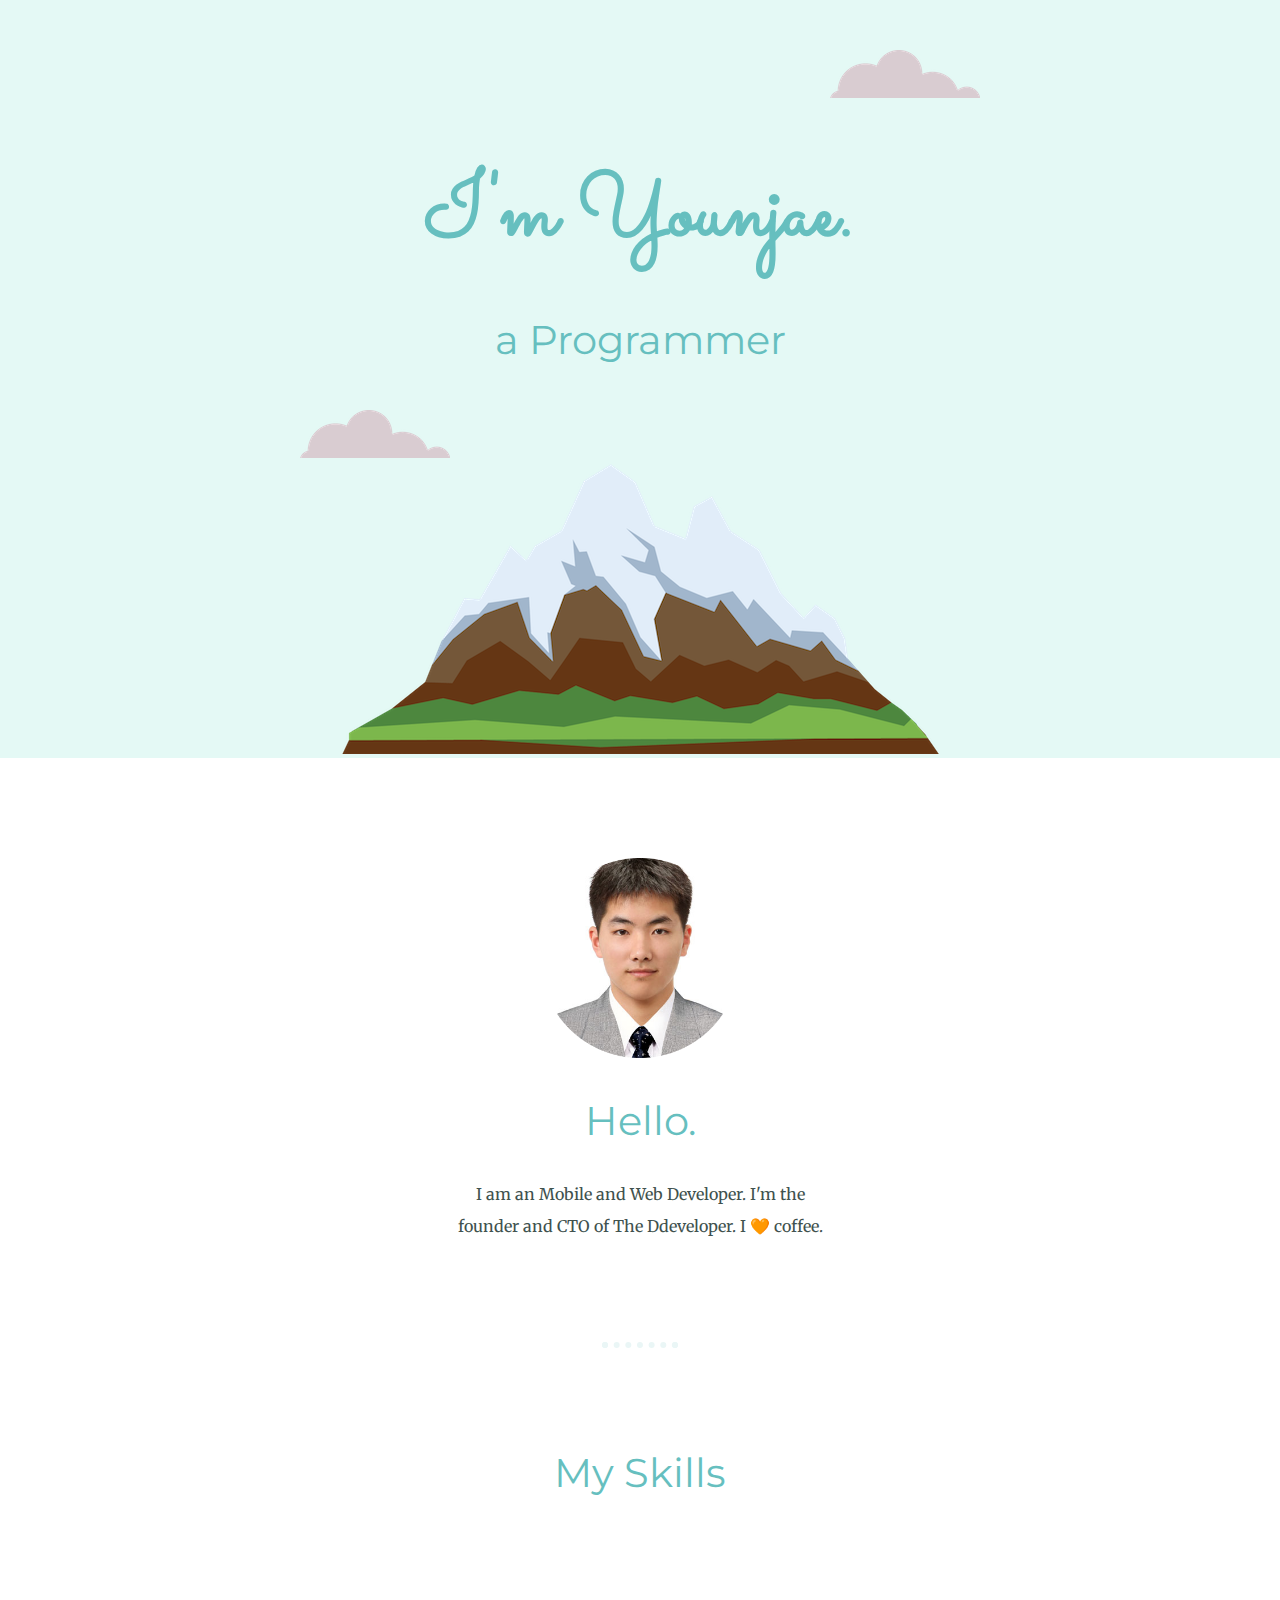
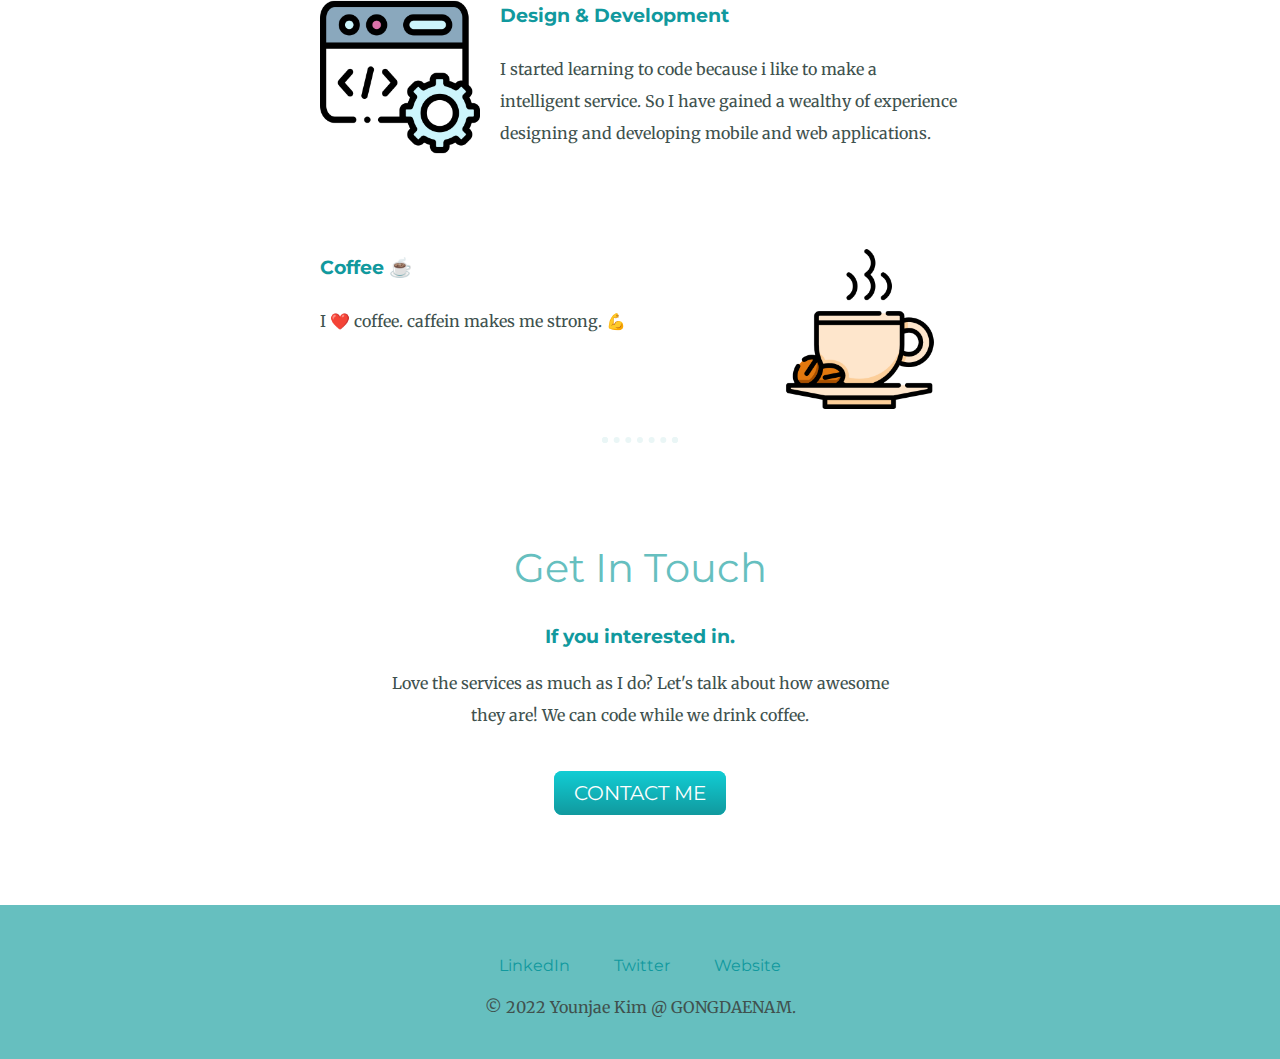
<file: index.html>
<!DOCTYPE html>
<html lang="en" dir="ltr">
  <head>
    <meta charset="utf-8">
    <title>Younjae Kim</title>
    <link rel="stylesheet" href="css/styles.css">
    <link rel="icon" href="favicon.ico">
    <link href="https://fonts.googleapis.com/css2?family=Merriweather&family=Sacramento&family=Montserrat&display=swap" rel="stylesheet">
  </head>

  <body>
    <div class="top-container">
      <img class="top-cloud"src="images/cloud.png" alt="cloud-img">
      <h1>I'm Younjae.</h1>
      <h2>a Programmer</h2>
      <img class="bottom-cloud"src="images/cloud.png" alt="cloud-img">
      <img src="images/mountain.png" alt="mountain-img">
    </div>
    <div class="middle-container">
      <div class="profile">
        <img src="images/younjaekim.png" alt="younjaekim-img" width="200px" height="200px">
        <h2>Hello.</h2>
        <p class="intro">I am an Mobile and Web Developer. I'm the founder and CTO of The Ddeveloper. I 🧡 coffee.</p>
      </div>
      <hr>
      <div class="skills">
        <h2>My Skills</h2>
        <div class="skill-row">
          <img class="code-img" src="images/coding.png" alt="coding-img">
          <h3>Design & Development</h3>
          <p>I started learning to code because i like to make a intelligent service. So I have gained a wealthy of experience designing and developing mobile and web applications.</p>
        </div>
        <div class="skill-row">
          <img class="coffee-img" src="images/coffee-cup.png" alt="coffee-img">
          <h3>Coffee ☕</h3>
          <p>I ❤️ coffee. caffein makes me strong. 💪</p>
        </div>
      </div>
      <hr>
      <div class="contact-me">
        <h2>Get In Touch</h2>
        <h3>If you interested in.</h3>
        <p class="contact">Love the services as much as I do? Let's talk about how awesome they are! We can code while we drink coffee.</p>
        <a class="btn" href="mailto:dj9034kr@gmail.com">CONTACT ME</a>
      </div>
    </div>


    <div class="bottom-container">
      <a class="footer-link" href="https://www.linkedin.com/">LinkedIn</a>
      <a class="footer-link" href="https://twitter.com/">Twitter</a>
      <a class="footer-link" href="https://gongdaenam.tistory.com/">Website</a>
      <p>© 2022 Younjae Kim @ GONGDAENAM.</p>
    </div>

  </body>
</html>
</file>
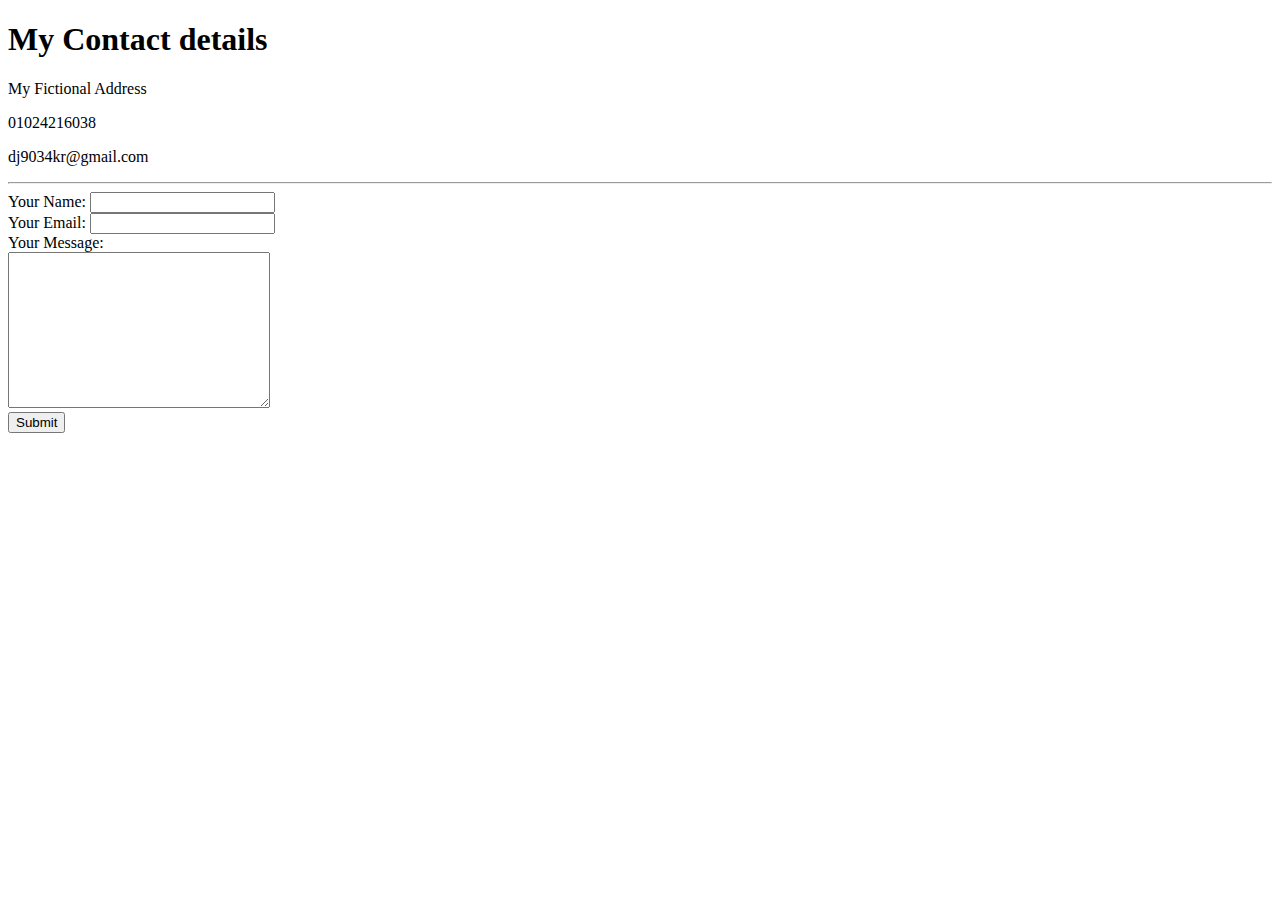
<file: contact-me.html>
<!DOCTYPE html>
<html lang="en" dir="ltr">
  <head>
    <meta charset="utf-8">
    <title>Contact Me</title>
  </head>

  <body>
    <h1>My Contact details</h1>
    <p>My Fictional Address</p>
    <p>01024216038</p>
    <p>dj9034kr@gmail.com</p>
    <hr>
    <form action="mailto:dj9034kr@gmail.com" method="post" enctype="text/plain">
      <label>Your Name:</label>
      <input type="text" name="yourname" value=""><br>
      <label>Your Email:</label>
      <input type="email" name="youremail" value=""><br>
      <label>Your Message:</label><br>
      <textarea name="yourmessage" rows="10" cols="30"></textarea><br>
      <input type="submit" name="">
    </form>
  </body>
</html>
</file>
<file: css/styles.css>
body {
  color: #40514E;
  margin: 0;
  text-align: center;
  font-family: 'Merriweather', serif;
}

h1 {
  margin: 50px auto 0 auto;
  font-size: 5.625rem;
  font-family: 'Sacramento', cursive;
  color: #66BFBF;

}
h2 {
  font-size: 2.5rem;
  color: #66BFBF;
  font-family: 'Montserrat', sans-serif;
  font-weight: normal;
}
h3 {
  font-family: 'Montserrat', sans-serif;
  color: #11999E;

}


p {
  line-height: 2;
}
hr {
  border: dotted #EAF6F6 6px;
  border-bottom: none;
  width: 5%;
  margin: 100px auto;
}


.top-container {
  background-color: #E4F9F5;
  position: relative;
  padding-top: 100px;
}

.middle-container {
  margin: 100px 0;
}

.bottom-container {
  background-color: #66BFBF;
  padding: 50px 0 20px;
}

.profile {
  margin-top: 70px;
}
.intro {
  width: 30%;
  margin: auto;
}
.skill-row {
  width: 50%;
  margin: 100px auto 100px auto;
  text-align: left;
  line-height: 2;
}
.top-cloud {
  position: absolute;
  right: 300px;
  top: 50px;
}

.bottom-cloud {
  position: absolute;
  left: 300px;
  bottom: 300px;
}

.code-img {
  width: 25%;
  float: left;
  margin-right: 20px;
}
.coffee-img {
  width: 25%;
  float: right;
  margin-right: 20px;
}
.contact-me {
  width: 40%;
  margin: 40px auto 60px;
}
.contact {
  margin-bottom: 50px;
}
.btn {
  background: #11cdd4;
  background-image: -webkit-linear-gradient(top, #11cdd4, #11999e);
  background-image: -moz-linear-gradient(top, #11cdd4, #11999e);
  background-image: -ms-linear-gradient(top, #11cdd4, #11999e);
  background-image: -o-linear-gradient(top, #11cdd4, #11999e);
  background-image: linear-gradient(to bottom, #11cdd4, #11999e);
  -webkit-border-radius: 8;
  -moz-border-radius: 8;
  border-radius: 8px;
  font-family: 'Montserrat',sans-serif;
  color: #ffffff;
  font-size: 20px;
  padding: 10px 20px 10px 20px;
  text-decoration: none;
}

.btn:hover {
  background: #30e3cb;
  background-image: -webkit-linear-gradient(top, #30e3cb, #2bc4ad);
  background-image: -moz-linear-gradient(top, #30e3cb, #2bc4ad);
  background-image: -ms-linear-gradient(top, #30e3cb, #2bc4ad);
  background-image: -o-linear-gradient(top, #30e3cb, #2bc4ad);
  background-image: linear-gradient(to bottom, #30e3cb, #2bc4ad);
  text-decoration: none;
}
.footer-link {
  color: #11999E;
  font-family: 'Montserrat', sans-serif;
  margin: 10px 20px;
  text-decoration: none;
}
.footer-link:hover {
  color: #EAF6F6;
}
</file>
